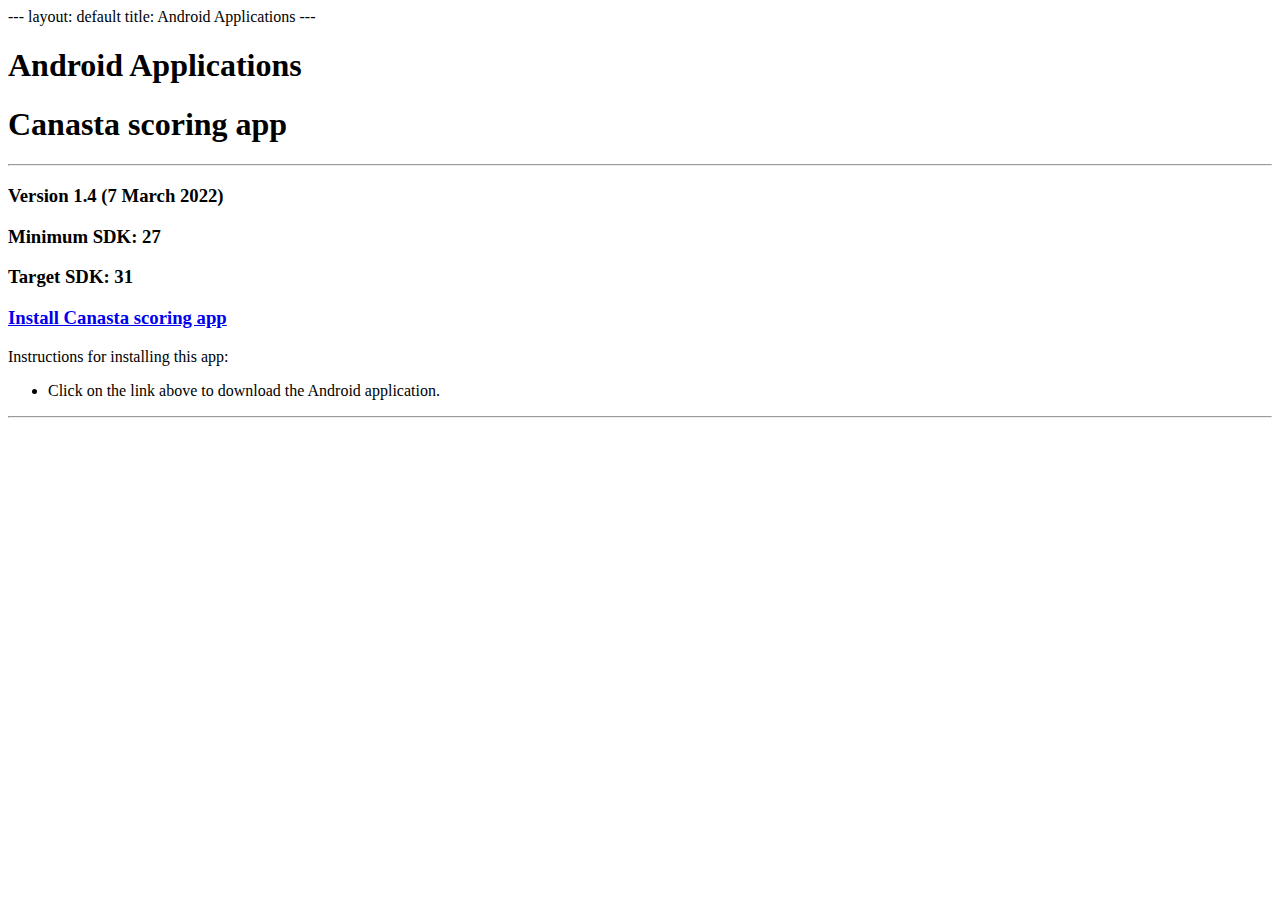
<file: apps/index.html>
---
layout: default
title: Android Applications
---
<body class="w3-indigo">
	<div class="w3-container">
		<h1>Android Applications</h1>
	</div>

	<div class="w3-container w3-teal">
        <h1>Canasta scoring app</h1>
        <hr>
        <h3>Version 1.4 (7 March 2022)</h3>
        <h3>Minimum SDK: 27</h3>
        <h3>Target SDK: 31</h3>
        <h3><a href="Canasta_1.4.apk">Install Canasta scoring app</a></h3>
		<p>
		Instructions for installing this app:
		</p>
		<ul>
			<li>Click on the link above to download the Android application.</li>
		</ul>
        <hr>
    </div>
</body>
</file>
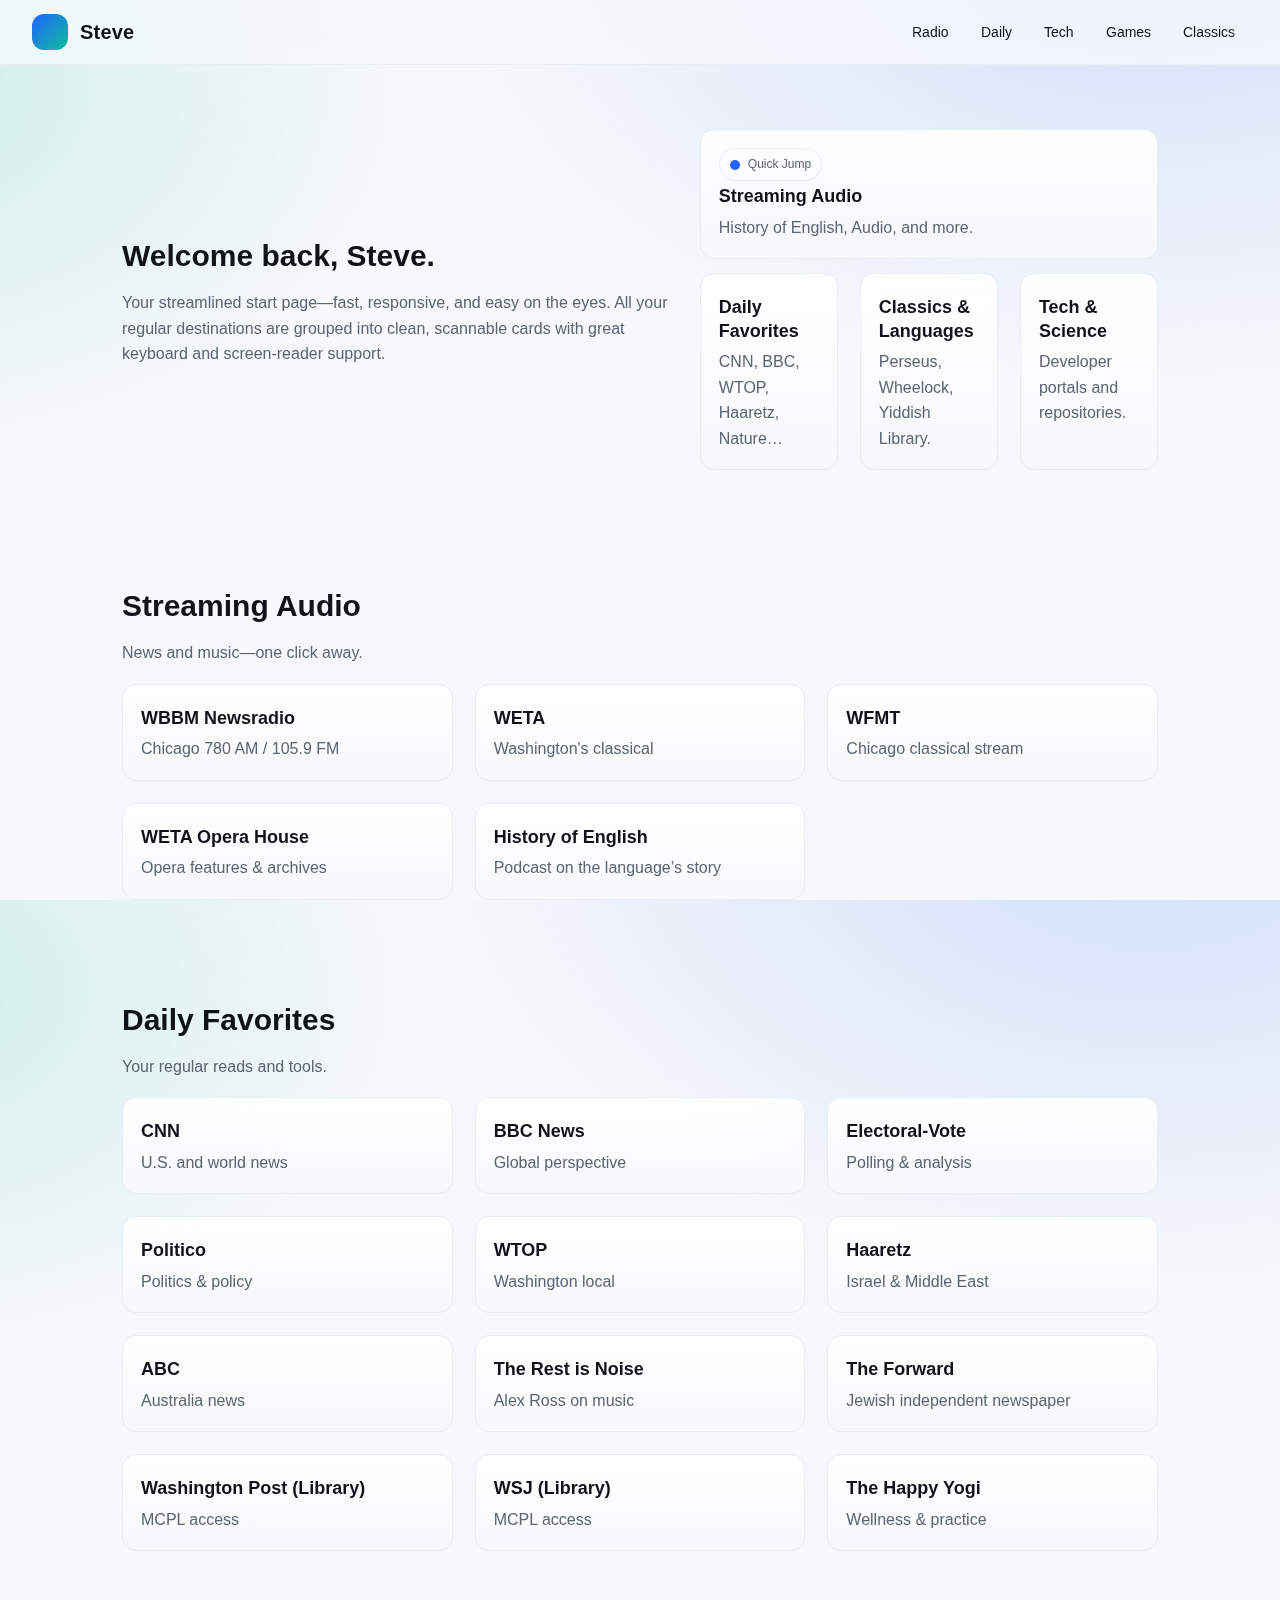
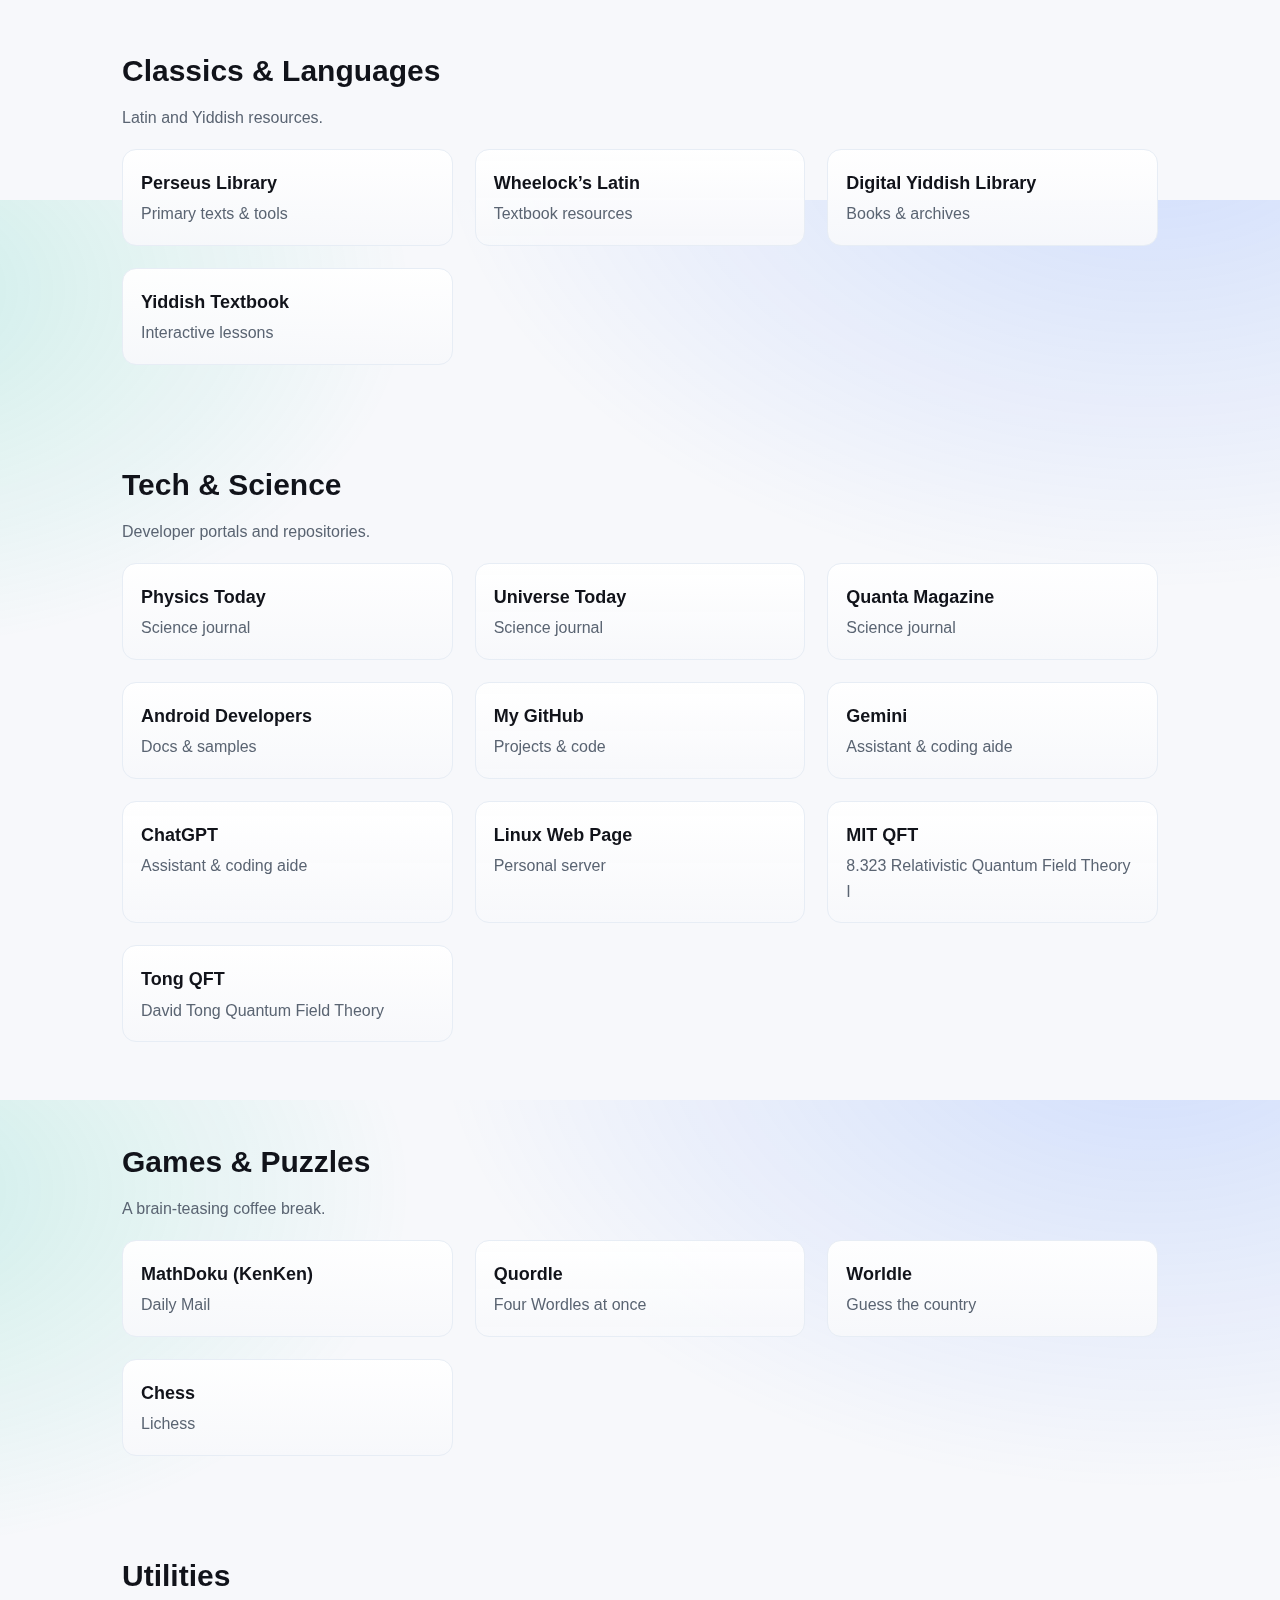
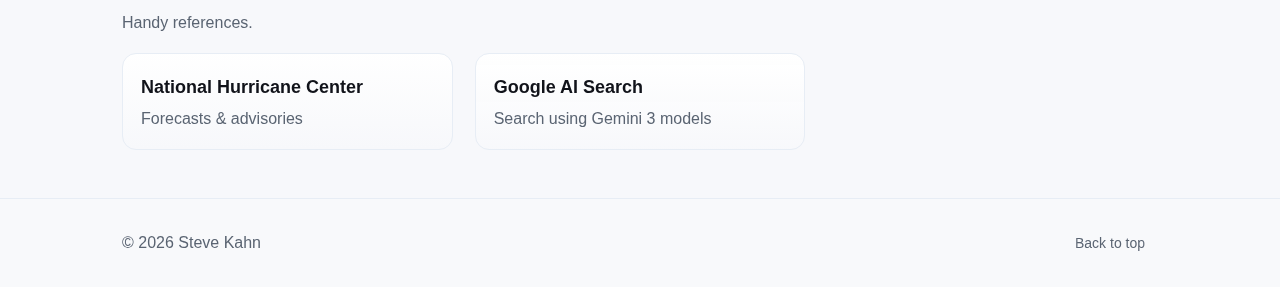
<file: steve/index.html>
<!doctype html>
<html lang="en">
<head>
  <meta charset="utf-8" />
  <meta name="viewport" content="width=device-width, initial-scale=1" />
  <title>Steve</title>
  <meta name="description" content="Steve's personal start page: streaming audio, daily reads, classics, tech, puzzles, and more." />
  <style>
    :root{
      --bg:#0b0c0f;
      --bg-soft:#101318;
      --text:#e7e9ee;
      --muted:#a6afbd;
      --card:#11151b;
      --card-border:#1b2230;
      --brand:#6aa6ff;
      --brand-2:#7ef0c8;
      --radius:14px;

      /* App bar */
      --appbar-height: clamp(56px, 7vw, 64px);
      --appbar-offset: var(--appbar-height);
      --appbar-bg: color-mix(in oklab, var(--bg) 92%, transparent);
      --appbar-bg-scrolled: color-mix(in oklab, var(--bg) 98%, transparent);

      color-scheme: dark light;
    }
    @media (prefers-color-scheme: light){
      :root{
        --bg:#f7f8fb;
        --bg-soft:#ffffff;
        --text:#11131a;
        --muted:#5a6472;
        --card:#ffffff;
        --card-border:#e7edf5;
        --brand:#1e63ff;
        --brand-2:#0fbf99;

        --appbar-bg: color-mix(in oklab, var(--bg) 78%, transparent);
        --appbar-bg-scrolled: color-mix(in oklab, var(--bg) 96%, transparent);
      }
    }

    * { box-sizing: border-box; }
    html, body { height: 100%; }
    body{
      margin:0;
      font-family: ui-sans-serif,-apple-system, Segoe UI, Roboto, Helvetica, Arial, "Apple Color Emoji","Segoe UI Emoji";
      background:
        radial-gradient(1200px 800px at 90% -10%, color-mix(in oklab, var(--brand) 18%, transparent) 0%, transparent 60%),
        radial-gradient(900px 600px at -10% 10%, color-mix(in oklab, var(--brand-2) 18%, transparent) 0%, transparent 60%),
        var(--bg);
      color: var(--text);
      line-height: 1.6;

      /* Reserve space for fixed app bar; JS will set this precisely */
      padding-top: var(--appbar-offset);
    }
    a { color: inherit; }

    /* Make anchor jumps land below the fixed bar */
    :where(section, main, [id]) { scroll-margin-top: calc(var(--appbar-offset) + 12px); }

    /* Layout helpers */
    .container{ max-width: 1100px; margin-inline: auto; padding: clamp(16px,3vw,32px); }
    .sr-only{ position:absolute;width:1px;height:1px;clip:rect(1px,1px,1px,1px);overflow:hidden;white-space:nowrap }

    /* ——— Material-like Top App Bar (FIXED) ——— */
    header.appbar{
      position: fixed; inset: 0 0 auto 0; z-index: 1000;
      background: var(--appbar-bg);
      backdrop-filter: saturate(160%) blur(10px);
      border-bottom: 1px solid var(--card-border);
      transition: background .25s ease, box-shadow .25s ease, border-color .25s ease, transform .2s ease;
      will-change: transform;
    }
    header.appbar.scrolled{
      background: var(--appbar-bg-scrolled);
      /* Material-like elevation */
      box-shadow:
        0 1px 2px rgba(0,0,0,.15),
        0 3px 8px rgba(0,0,0,.12);
      border-color: color-mix(in oklab, var(--brand) 20%, var(--card-border));
    }
    .appbar-inner{
      display:flex; align-items:center; justify-content:space-between; gap:16px;
      min-height: var(--appbar-height);
      padding-inline: clamp(16px,3vw,32px);
    }
    .brand{ display:flex; align-items:center; gap:12px; text-decoration:none; }
    .logo{ width:36px; height:36px; border-radius:12px; background: linear-gradient(135deg,var(--brand),var(--brand-2)); }
    .brand h1{ font-size: 20px; margin:0; letter-spacing:.2px; white-space: nowrap; }

    /* Section menu within the app bar */
    .menu{
      display:flex; align-items:center; gap:6px;
      overflow-x: auto; overscroll-behavior-inline: contain;
      -webkit-overflow-scrolling: touch;
      padding-block: 6px;
      scrollbar-width: none;
      mask-image: linear-gradient(to right, transparent, black 16px, black calc(100% - 16px), transparent);
    }
    .menu::-webkit-scrollbar{ display:none; }
    .menu a{
      display:inline-flex; align-items:center; gap:8px;
      padding: 8px 12px;
      border-radius: 999px;
      text-decoration: none;
      border:1px solid transparent;
      font-size: 14px;
      line-height: 1;
      transition: background .15s ease, border-color .15s ease, transform .06s ease;
      will-change: transform;
      white-space: nowrap;
    }
    .menu a:active{ transform: translateY(1px); }
    .menu a:hover{
      background: color-mix(in oklab, var(--brand) 14%, transparent);
      border-color: color-mix(in oklab, var(--brand) 30%, transparent);
    }

    /* Hero & sections */
    .hero{ display:grid; grid-template-columns: 1.2fr 1fr; gap: clamp(18px,3vw,28px); align-items:center; padding-block: clamp(24px,6vw,64px); }
    @media (max-width: 900px){ .hero{ grid-template-columns: 1fr; } }
    h2{ font-size: clamp(22px,2.6vw,30px); margin: 0 0 10px; }
    .lead{ color: var(--muted); margin: 8px 0 0; max-width: 62ch; }
    .section{ padding-block: clamp(20px,5vw,48px); }
    .sub{ color: var(--muted); margin-top: 0; margin-bottom: 18px; }

    .grid{
      display:grid;
      grid-template-columns: repeat(3, minmax(0,1fr));
      gap: clamp(12px,2.6vw,22px);
    }
    @media (max-width: 1000px){ .grid{ grid-template-columns: repeat(2,minmax(0,1fr)); } }
    @media (max-width: 640px){ .grid{ grid-template-columns: 1fr; } }

    .card{
      display:block;
      position:relative;
      border:1px solid var(--card-border);
      border-radius: var(--radius);
      padding:18px;
      background: linear-gradient(180deg, color-mix(in oklab, var(--card) 96%, transparent), color-mix(in oklab, var(--bg) 95%, transparent));
      text-decoration: none;
      transition: transform .18s ease, border-color .18s ease, box-shadow .18s ease;
    }
    .card:hover{
      transform: translateY(-2px);
      border-color: color-mix(in oklab, var(--brand) 25%, var(--card-border));
      box-shadow: 0 14px 30px -22px color-mix(in oklab, var(--brand) 50%, transparent);
    }
    .card h3{ margin: 4px 0 6px; font-size: 18px; line-height: 1.3; }
    .card p{ margin: 0; color: var(--muted); }

    .pill{
      display:inline-flex; align-items:center; gap:8px;
      border-radius: 999px; border:1px solid var(--card-border);
      padding:6px 10px; font-size: 12px; color: var(--muted);
    }
    .pill .dot{ width:10px; height:10px; border-radius:50%; background: var(--brand); }

    footer{ border-top: 1px solid var(--card-border); background: color-mix(in oklab, var(--bg) 92%, transparent); }
    .foot{ display:flex; justify-content:space-between; align-items:center; gap:12px; padding-block: 22px; flex-wrap: wrap; color: var(--muted) }
  </style>
</head>
<body>
  <a class="sr-only" href="#main">Skip to content</a>

  <!-- Fixed Material-like Top App Bar -->
  <header class="appbar" role="banner" id="appbar">
    <div class="appbar-inner" role="navigation" aria-label="Primary">
      <a class="brand" href="#top">
        <span class="logo" aria-hidden="true"></span>
        <h1>Steve</h1>
      </a>
      <nav class="menu" aria-label="Sections">
        <a href="#radio">Radio</a>
        <a href="#daily">Daily</a>
        <a href="#tech">Tech</a>
        <a href="#games">Games</a>
        <a href="#classics">Classics</a>
      </nav>
    </div>
  </header>

  <main id="main">
    <section id="top" class="container hero">
      <div>
        <h2>Welcome back, Steve.</h2>
        <p class="lead">Your streamlined start page—fast, responsive, and easy on the eyes. All your regular destinations are grouped into clean, scannable cards with great keyboard and screen-reader support.</p>
      </div>
      <div>
        <a class="card" href="#radio" aria-label="Jump to Streaming Radio">
          <span class="pill"><span class="dot"></span> Quick Jump</span>
          <h3>Streaming Audio</h3>
          <p>History of English, Audio, and more.</p>
        </a>
        <div class="grid" style="margin-top:14px">
          <a class="card" href="#daily"><h3>Daily Favorites</h3><p>CNN, BBC, WTOP, Haaretz, Nature…</p></a>
          <a class="card" href="#classics"><h3>Classics &amp; Languages</h3><p>Perseus, Wheelock, Yiddish Library.</p></a>
          <a class="card" href="#tech"><h3>Tech & Science</h3><p>Developer portals and repositories.</p></a>
        </div>
      </div>
    </section>

    <!-- Streaming Radio -->
    <section id="radio" class="container section">
      <h2>Streaming Audio</h2>
      <p class="sub">News and music—one click away.</p>
      <div class="grid" role="list">
        <a class="card" role="listitem" href="https://www.audacy.com/wbbm780" target="_blank" rel="noopener noreferrer">
          <h3>WBBM Newsradio</h3>
          <p>Chicago 780 AM / 105.9 FM</p>
        </a>
        <a class="card" role="listitem" href="https://weta.org/listen-live" target="_blank" rel="noopener noreferrer">
          <h3>WETA</h3>
          <p>Washington's classical</p>
        </a>
        <a class="card" role="listitem" href="https://www.wfmt.com/listen/live-stream/" target="_blank" rel="noopener noreferrer">
          <h3>WFMT</h3>
          <p>Chicago classical stream</p>
        </a>
        <a class="card" role="listitem" href="https://weta.org/fm/opera/operahouse" target="_blank" rel="noopener noreferrer">
          <h3>WETA Opera House</h3>
          <p>Opera features &amp; archives</p>
        </a>
        <a class="card" role="listitem" href="https://historyofenglishpodcast.com/" target="_blank" rel="noopener noreferrer">
          <h3>History of English</h3>
          <p>Podcast on the language’s story</p>
        </a>
      </div>
    </section>

    <!-- Daily Favorites -->
    <section id="daily" class="container section">
      <h2>Daily Favorites</h2>
      <p class="sub">Your regular reads and tools.</p>
      <div class="grid" role="list">
        <a class="card" role="listitem" href="http://www.cnn.com/" target="_blank" rel="noopener"><h3>CNN</h3><p>U.S. and world news</p></a>
        <a class="card" role="listitem" href="http://news.bbc.co.uk/" target="_blank" rel="noopener"><h3>BBC News</h3><p>Global perspective</p></a>
        <a class="card" role="listitem" href="http://electoral-vote.com/" target="_blank" rel="noopener"><h3>Electoral-Vote</h3><p>Polling &amp; analysis</p></a>
        <a class="card" role="listitem" href="http://www.politico.com/" target="_blank" rel="noopener"><h3>Politico</h3><p>Politics &amp; policy</p></a>
        <a class="card" role="listitem" href="http://wtop.com/" target="_blank" rel="noopener"><h3>WTOP</h3><p>Washington local</p></a>
        <a class="card" role="listitem" href="https://haaretz.com/" target="_blank" rel="noopener"><h3>Haaretz</h3><p>Israel &amp; Middle East</p></a>
        <a class="card" role="listitem" href="https://www.abc.net.au/news" target="_blank" rel="noopener"><h3>ABC</h3><p>Australia news</p></a>
        <a class="card" role="listitem" href="https://therestisnoise.com" target="_blank" rel="noopener"><h3>The Rest is Noise</h3><p>Alex Ross on music</p></a>
        <a class="card" role="listitem" href="https://forward.com" target="_blank" rel="noopener"><h3>The Forward</h3><p>Jewish independent newspaper</p></a>
        <a class="card" role="listitem" href="https://mcpl.aspendiscovery.org/WebBuilder/WebResource?id=4" target="_blank" rel="noopener"><h3>Washington Post (Library)</h3><p>MCPL access</p></a>
        <a class="card" role="listitem" href="https://mcpl.aspendiscovery.org/WebBuilder/WebResource?id=111" target="_blank" rel="noopener"><h3>WSJ (Library)</h3><p>MCPL access</p></a>
        <a class="card" role="listitem" href="https://www.thehappyyogi.com/" target="_blank" rel="noopener"><h3>The Happy Yogi</h3><p>Wellness &amp; practice</p></a>
      </div>
    </section>

    <!-- Classics & Languages -->
    <section id="classics" class="container section">
      <h2>Classics &amp; Languages</h2>
      <p class="sub">Latin and Yiddish resources.</p>
      <div class="grid" role="list">
        <a class="card" role="listitem" href="https://www.perseus.tufts.edu/hopper/" target="_blank" rel="noopener"><h3>Perseus Library</h3><p>Primary texts &amp; tools</p></a>
        <a class="card" role="listitem" href="http://www.wheelockslatin.com/chapters/introduction/introduction.html" target="_blank" rel="noopener"><h3>Wheelock’s Latin</h3><p>Textbook resources</p></a>
        <a class="card" role="listitem" href="https://www.yiddishbookcenter.org/collections/digital-yiddish-library" target="_blank" rel="noopener"><h3>Digital Yiddish Library</h3><p>Books &amp; archives</p></a>
        <a class="card" role="listitem" href="https://textbook.yiddishbookcenter.org" target="_blank" rel="noopener"><h3>Yiddish Textbook</h3><p>Interactive lessons</p></a>
      </div>
    </section>

    <!-- Tech -->
    <section id="tech" class="container section">
      <h2>Tech & Science</h2>
      <p class="sub">Developer portals and repositories.</p>
      <div class="grid" role="list">
        <a class="card" role="listitem" href="https://physicstoday.aip.org/" target="_blank" rel="noopener"><h3>Physics Today</h3><p>Science journal</p></a>
        <a class="card" role="listitem" href="https://www.universetoday.com/" target="_blank" rel="noopener"><h3>Universe Today</h3><p>Science journal</p></a>
        <a class="card" role="listitem" href="https://www.quantamagazine.org/" target="_blank" rel="noopener"><h3>Quanta Magazine</h3><p>Science journal</p></a>
        <a class="card" role="listitem" href="https://developers.android.com" target="_blank" rel="noopener"><h3>Android Developers</h3><p>Docs &amp; samples</p></a>
        <a class="card" role="listitem" href="https://github.com/twelvetone1/" target="_blank" rel="noopener"><h3>My GitHub</h3><p>Projects &amp; code</p></a>
        <a class="card" role="listitem" href="https://gemini.google.com/" target="_blank" rel="noopener"><h3>Gemini</h3><p>Assistant &amp; coding aide</p></a>
        <a class="card" role="listitem" href="https://chatgpt.com/" target="_blank" rel="noopener"><h3>ChatGPT</h3><p>Assistant &amp; coding aide</p></a>
        <a class="card" role="listitem" href="http://kskahn-everest.nord" target="_blank" rel="noopener"><h3>Linux Web Page</h3><p>Personal server</p></a>
        <a class="card" role="listitem" href="https://ocw.mit.edu/courses/8-323-relativistic-quantum-field-theory-i-spring-2023/" target="_blank" rel="noopener"><h3>MIT QFT</h3><p>8.323 Relativistic Quantum Field Theory I</p></a>
        <a class="card" role="listitem" href="https://www.damtp.cam.ac.uk/user/tong/qft.html" target="_blank" rel="noopener"><h3>Tong QFT</h3><p>David Tong Quantum Field Theory</p></a>
      </div>
    </section>

    <!-- Games & Puzzles -->
    <section id="games" class="container section">
      <h2>Games &amp; Puzzles</h2>
      <p class="sub">A brain-teasing coffee break.</p>
      <div class="grid" role="list">
        <a class="card" role="listitem" href="https://games.dailymail.co.uk/games/math-doku" target="_blank" rel="noopener"><h3>MathDoku (KenKen)</h3><p>Daily Mail</p></a>
        <a class="card" role="listitem" href="https://www.quordle.com" target="_blank" rel="noopener"><h3>Quordle</h3><p>Four Wordles at once</p></a>
        <a class="card" role="listitem" href="https://worldle.teuteuf.fr/" target="_blank" rel="noopener"><h3>Worldle</h3><p>Guess the country</p></a>
        <a class="card" role="listitem" href="https://lichess.org" target="_blank" rel="noopener"><h3>Chess</h3><p>Lichess</p></a>
      </div>
    </section>

    <!-- Weather / Alerts -->
    <section class="container section">
      <h2>Utilities</h2>
      <p class="sub">Handy references.</p>
      <div class="grid" role="list">
        <a class="card" role="listitem" href="http://www.nhc.noaa.gov/index.shtml" target="_blank" rel="noopener">
          <h3>National Hurricane Center</h3>
          <p>Forecasts &amp; advisories</p>
        </a>
        <a class="card" role="listitem" href="https://www.google.com/ai" target="_blank" rel="noopener">
          <h3>Google AI Search</h3>
          <p>Search using Gemini 3 models</p>
        </a>
      </div>
    </section>
  </main>

  <footer>
    <div class="container foot">
      <span>© <span id="y"></span> Steve Kahn</span>
      <div class="menu" aria-label="Footer">
        <a href="#top">Back to top</a>
      </div>
    </div>
  </footer>

  <script>
    // Year stamp
    document.getElementById('y').textContent = new Date().getFullYear();

    // Compute & set exact offset so content starts below fixed bar
    const appbar = document.getElementById('appbar');
    const setOffset = () => {
      const h = appbar.getBoundingClientRect().height;
      document.documentElement.style.setProperty('--appbar-offset', h + 'px');
    };
    // Initial + on resize/zoom + on font load changes
    setOffset();
    window.addEventListener('resize', setOffset, { passive: true });
    // Some iPad browsers change viewport height on scroll; also recalc on scroll start
    let raf = null;
    window.addEventListener('scroll', () => {
      if (raf) return;
      raf = requestAnimationFrame(() => {
        appbar.classList.toggle('scrolled', window.scrollY > 2);
        raf = null;
      });
    }, { passive: true });

    // If system fonts load late and change metrics, recalc once more
    if (document.fonts && document.fonts.ready) {
      document.fonts.ready.then(setOffset).catch(()=>{});
    }
  </script>
</body>
</html>
</file>
